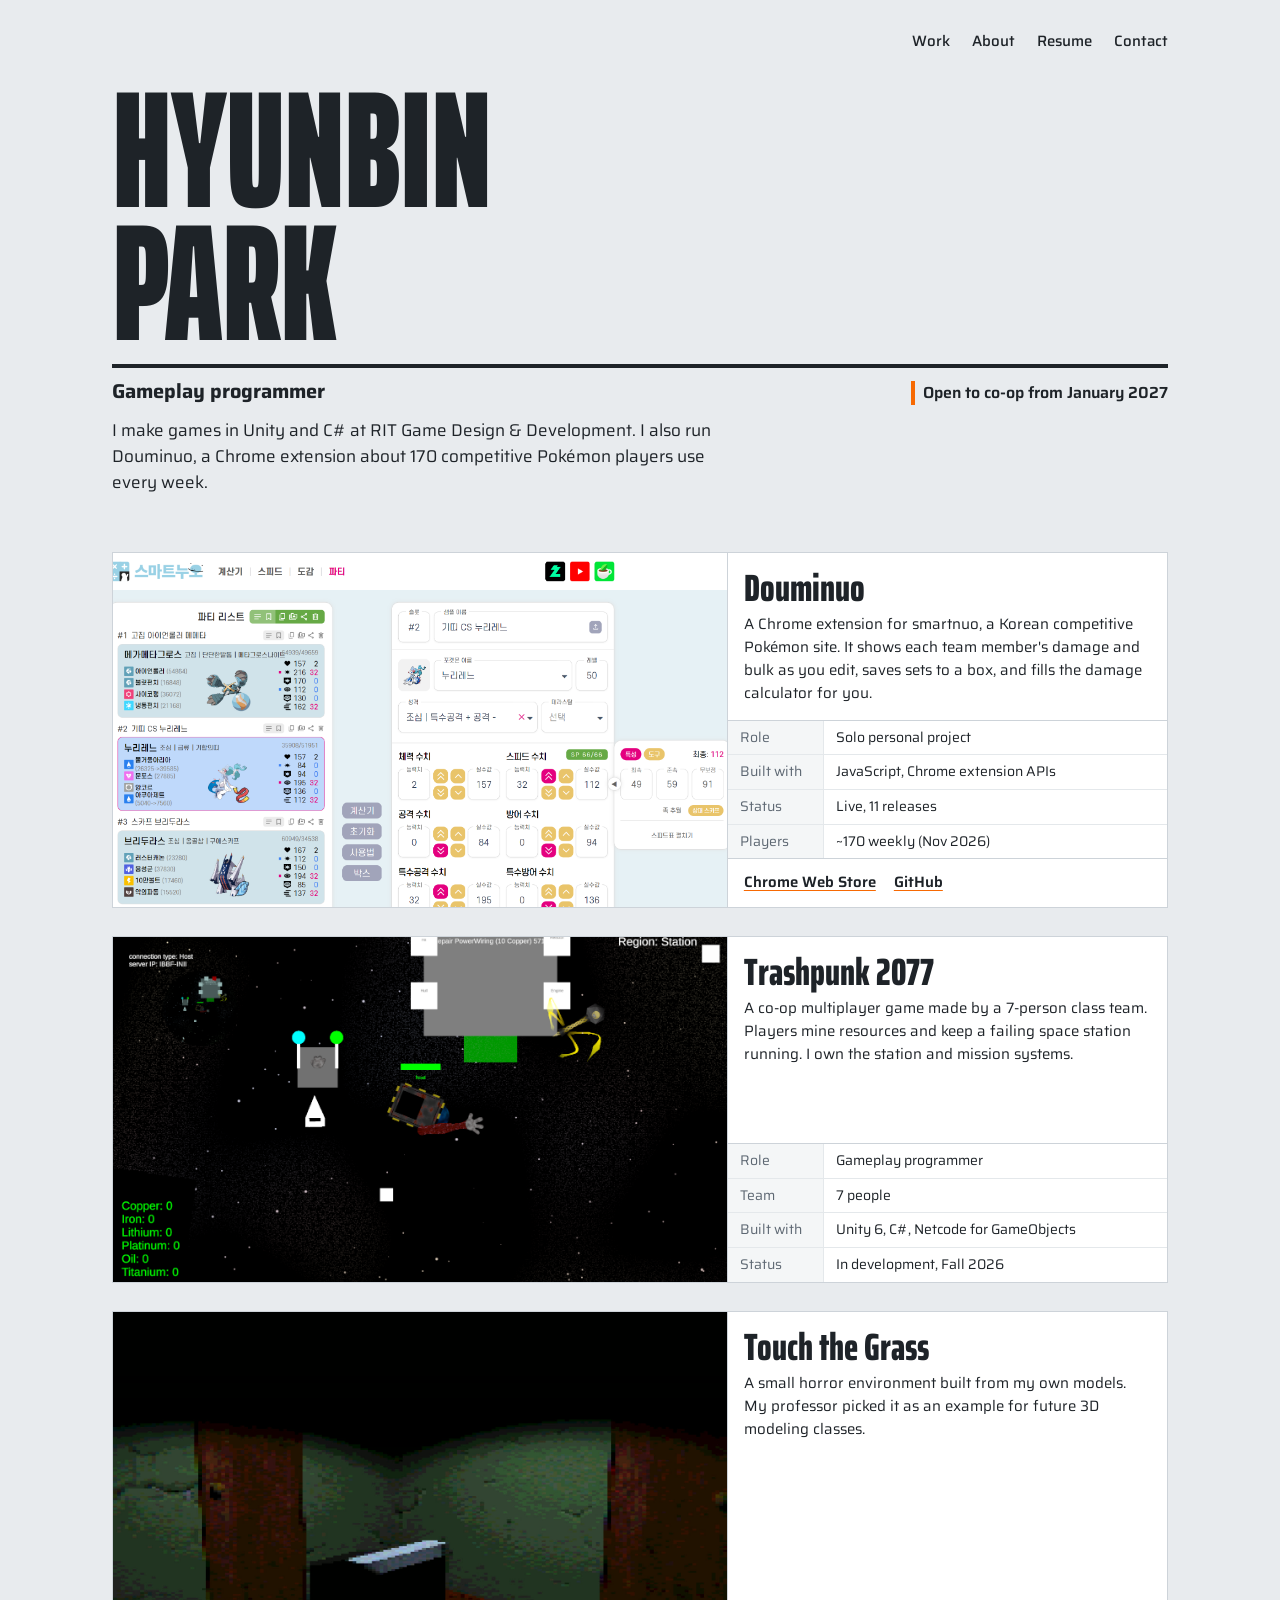
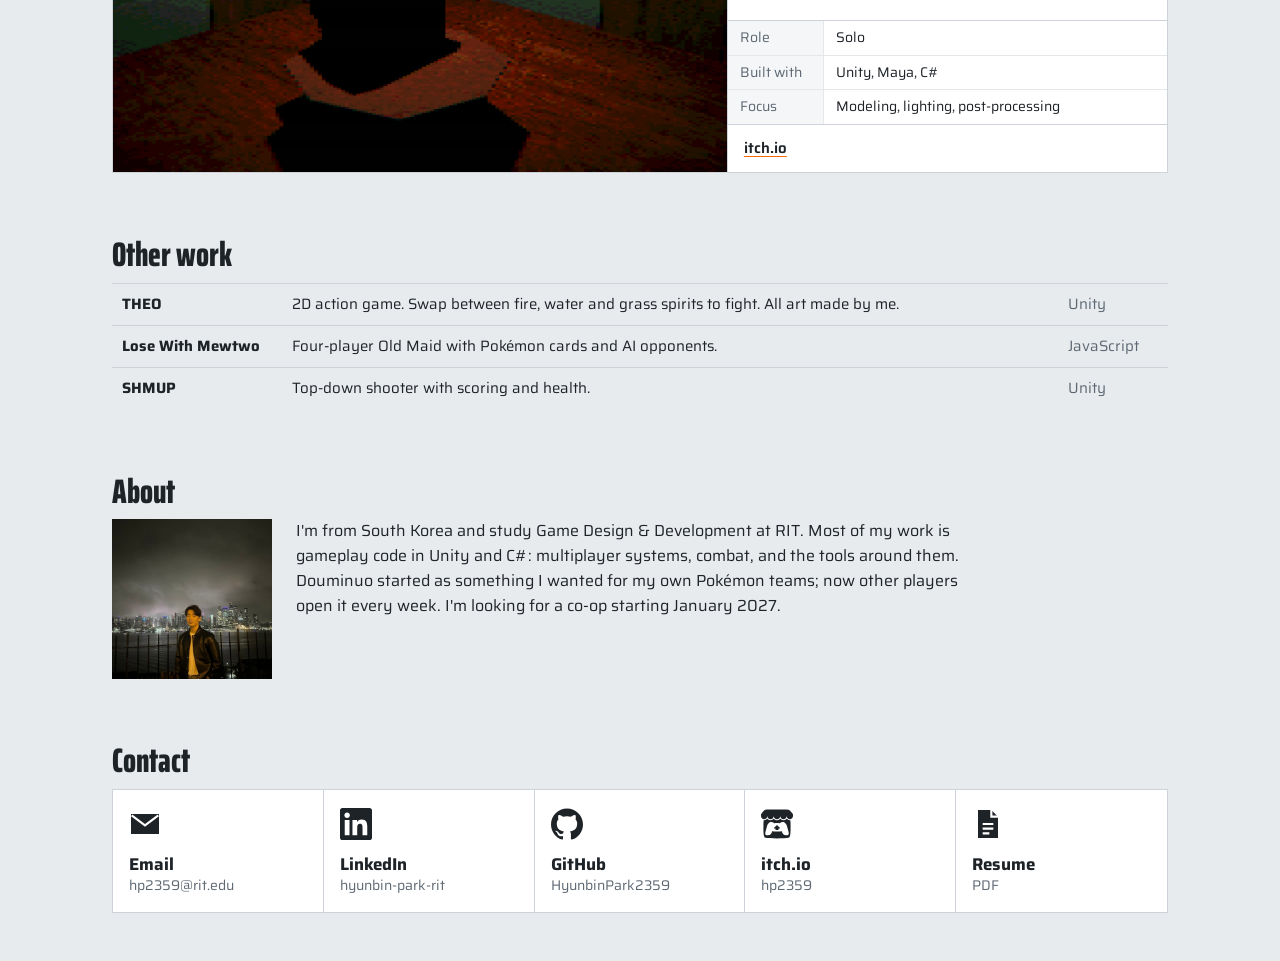
<file: index.html>
<!doctype html>
<html lang="en">
<head>
<meta charset="utf-8">
<meta name="viewport" content="width=device-width, initial-scale=1">
<meta name="robots" content="noindex">
<title>Hyunbin Park, gameplay programmer</title>
<meta name="description" content="Hyunbin Park, gameplay programmer at RIT. Unity, C#, and Douminuo, a Chrome extension used weekly by competitive Pokémon players. Open to co-op from January 2027.">
<link rel="preconnect" href="https://fonts.googleapis.com">
<link rel="preconnect" href="https://fonts.gstatic.com" crossorigin>
<link href="https://fonts.googleapis.com/css2?family=Saira:wdth,wght@50..125,300..900&display=swap" rel="stylesheet">
<link rel="stylesheet" href="styles.css">
</head>
<body>
<div class="page">
  <nav class="nav" aria-label="Main"><a href="#work">Work</a><a href="#about">About</a><a href="assets/resume.pdf" target="_blank" rel="noopener">Resume</a><a href="#contact">Contact</a></nav>

  <header class="hero">
    <h1 class="name">Hyunbin<br> Park</h1>
    <div class="hero-row"><span class="role">Gameplay programmer</span><span class="avail">Open to co-op from January 2027</span></div>
    <p class="lede">I make games in Unity and C# at RIT Game Design &amp; Development. I also run Douminuo, a Chrome extension about 170 competitive Pokémon players use every week.</p>
  </header>

  <main>
  <section class="work" id="work" aria-label="Featured work">
    <article class="proj">
      <div class="media"><img src="assets/douminuo-overview.png" alt="Douminuo showing damage and bulk numbers on smartnuo's team page" width="2093" height="1152"></div>
      <div class="side">
        <h2><a href="douminuo.html">Douminuo</a></h2>
        <p class="blurb">A Chrome extension for smartnuo, a Korean competitive Pokémon site. It shows each team member's damage and bulk as you edit, saves sets to a box, and fills the damage calculator for you.</p>
        <dl class="insp">
          <dt>Role</dt><dd>Solo personal project</dd>
          <dt>Built with</dt><dd>JavaScript, Chrome extension APIs</dd>
          <dt>Status</dt><dd>Live, 11 releases</dd>
          <dt>Players</dt><dd>~170 weekly (Nov 2026)</dd>
        </dl>
        <div class="more"><a href="https://chromewebstore.google.com/detail/bmgohocnliecjcefhnaakbdcfjcdmoan" target="_blank" rel="noopener">Chrome Web Store</a><a href="https://github.com/douminuo/douminuo/blob/main/README.en.md" target="_blank" rel="noopener">GitHub</a></div>
      </div>
    </article>

    <article class="proj">
      <div class="media"><img src="assets/trashpunk.png" alt="Trashpunk 2077 prototype: the host player at the space station, with a PowerWiring repair mission and resource counters" width="1456" height="819"></div>
      <div class="side">
        <h2><a href="trashpunk-2077.html">Trashpunk 2077</a></h2>
        <p class="blurb">A co-op multiplayer game made by a 7-person class team. Players mine resources and keep a failing space station running. I own the station and mission systems.</p>
        <dl class="insp">
          <dt>Role</dt><dd>Gameplay programmer</dd>
          <dt>Team</dt><dd>7 people</dd>
          <dt>Built with</dt><dd>Unity 6, C#, Netcode for GameObjects</dd>
          <dt>Status</dt><dd>In development, Fall 2026</dd>
        </dl>
      </div>
    </article>

    <article class="proj">
      <div class="media"><img src="assets/touch-the-grass.jpg" alt="Touch the Grass: a dark room with green walls and two wooden doors" width="1600" height="1200" loading="lazy"></div>
      <div class="side">
        <h2><a href="touch-the-grass.html">Touch the Grass</a></h2>
        <p class="blurb">A small horror environment built from my own models. My professor picked it as an example for future 3D modeling classes.</p>
        <dl class="insp">
          <dt>Role</dt><dd>Solo</dd>
          <dt>Built with</dt><dd>Unity, Maya, C#</dd>
          <dt>Focus</dt><dd>Modeling, lighting, post-processing</dd>
        </dl>
        <div class="more"><a href="https://hp2359.itch.io/touch-the-grass" target="_blank" rel="noopener">itch.io</a></div>
      </div>
    </article>
  </section>

  <h2 class="sec-h">Other work</h2>
  <table class="other">
    <tr><th scope="row"><a href="https://hp2359.itch.io/theo" target="_blank" rel="noopener">THEO</a></th><td>2D action game. Swap between fire, water and grass spirits to fight. All art made by me.</td><td class="eng">Unity</td></tr>
    <tr><th scope="row"><a href="https://people.rit.edu/hp2359/235/project3/" target="_blank" rel="noopener">Lose With Mewtwo</a></th><td>Four-player Old Maid with Pokémon cards and AI opponents.</td><td class="eng">JavaScript</td></tr>
    <tr><th scope="row"><a href="https://hp2359.itch.io/shmup-final" target="_blank" rel="noopener">SHMUP</a></th><td>Top-down shooter with scoring and health.</td><td class="eng">Unity</td></tr>
  </table>

  <h2 class="sec-h" id="about">About</h2>
  <div class="about">
    <img src="assets/me.jpg" alt="Hyunbin Park" width="480" height="640" loading="lazy">
    <p>I'm from South Korea and study Game Design &amp; Development at RIT. Most of my work is gameplay code in Unity and C#: multiplayer systems, combat, and the tools around them. Douminuo started as something I wanted for my own Pokémon teams; now other players open it every week. I'm looking for a co-op starting January 2027.</p>
  </div>

  <h2 class="sec-h" id="contact">Contact</h2>
  <div class="contact">
    <a href="mailto:hp2359@rit.edu"><svg viewBox="0 0 24 24" aria-hidden="true"><path d="M1.5 4.5h21v15h-21z"/><path class="cut" d="m2 5.5 10 7.5 10-7.5"/></svg><span>Email<small>hp2359@rit.edu</small></span></a>
    <a href="https://linkedin.com/in/hyunbin-park-rit/" target="_blank" rel="noopener"><svg viewBox="0 0 24 24" aria-hidden="true"><path d="M20.447 20.452h-3.554v-5.569c0-1.328-.027-3.037-1.852-3.037-1.853 0-2.136 1.445-2.136 2.939v5.667H9.351V9h3.414v1.561h.046c.477-.9 1.637-1.85 3.37-1.85 3.601 0 4.267 2.37 4.267 5.455v6.286zM5.337 7.433c-1.144 0-2.063-.926-2.063-2.065 0-1.138.92-2.063 2.063-2.063 1.14 0 2.064.925 2.064 2.063 0 1.139-.925 2.065-2.064 2.065zm1.782 13.019H3.555V9h3.564v11.452zM22.225 0H1.771C.792 0 0 .774 0 1.729v20.542C0 23.227.792 24 1.771 24h20.451C23.2 24 24 23.227 24 22.271V1.729C24 .774 23.2 0 22.222 0h.003z"/></svg><span>LinkedIn<small>hyunbin-park-rit</small></span></a>
    <a href="https://github.com/HyunbinPark2359" target="_blank" rel="noopener"><svg viewBox="0 0 24 24" aria-hidden="true"><path d="M12 .297c-6.63 0-12 5.373-12 12 0 5.303 3.438 9.8 8.205 11.385.6.113.82-.258.82-.577 0-.285-.01-1.04-.015-2.04-3.338.724-4.042-1.61-4.042-1.61C4.422 18.07 3.633 17.7 3.633 17.7c-1.087-.744.084-.729.084-.729 1.205.084 1.838 1.236 1.838 1.236 1.07 1.835 2.809 1.305 3.495.998.108-.776.417-1.305.76-1.605-2.665-.3-5.466-1.332-5.466-5.93 0-1.31.465-2.38 1.235-3.22-.135-.303-.54-1.523.105-3.176 0 0 1.005-.322 3.3 1.23.96-.267 1.98-.399 3-.405 1.02.006 2.04.138 3 .405 2.28-1.552 3.285-1.23 3.285-1.23.645 1.653.24 2.873.12 3.176.765.84 1.23 1.91 1.23 3.22 0 4.61-2.805 5.625-5.475 5.92.42.36.81 1.096.81 2.22 0 1.606-.015 2.896-.015 3.286 0 .315.21.69.825.57C20.565 22.092 24 17.592 24 12.297c0-6.627-5.373-12-12-12"/></svg><span>GitHub<small>HyunbinPark2359</small></span></a>
    <a href="https://hp2359.itch.io" target="_blank" rel="noopener"><svg viewBox="0 0 24 24" aria-hidden="true"><path d="M3.13 1.338C2.08 1.96.02 4.328 0 4.95v1.03c0 1.303 1.22 2.45 2.325 2.45 1.33 0 2.436-1.102 2.436-2.41 0 1.308 1.07 2.41 2.4 2.41 1.328 0 2.362-1.102 2.362-2.41 0 1.308 1.137 2.41 2.466 2.41h.024c1.33 0 2.466-1.102 2.466-2.41 0 1.308 1.034 2.41 2.363 2.41 1.33 0 2.4-1.102 2.4-2.41 0 1.308 1.106 2.41 2.435 2.41C22.78 8.43 24 7.282 24 5.98V4.95c-.02-.62-2.082-2.99-3.13-3.612-3.253-.114-5.508-.134-8.87-.133-3.362 0-7.945.053-8.87.133zm6.376 6.477a2.74 2.74 0 0 1-.468.602c-.5.49-1.19.795-1.947.795a2.786 2.786 0 0 1-1.95-.795c-.182-.178-.32-.37-.446-.59-.127.222-.303.412-.486.59a2.788 2.788 0 0 1-1.95.795c-.092 0-.187-.025-.264-.052-.107 1.113-.152 2.176-.168 2.95v.005l-.006 1.167c.02 2.334-.23 7.564 1.03 8.85 1.952.454 5.545.662 9.15.663 3.605 0 7.198-.21 9.15-.664 1.26-1.284 1.01-6.514 1.03-8.848l-.006-1.167v-.004c-.016-.775-.06-1.838-.168-2.95-.077.026-.172.052-.263.052a2.788 2.788 0 0 1-1.95-.795c-.184-.178-.36-.368-.486-.59-.127.22-.265.412-.447.59a2.786 2.786 0 0 1-1.95.794c-.76 0-1.446-.303-1.948-.793a2.74 2.74 0 0 1-.468-.602 2.738 2.738 0 0 1-.463.602 2.787 2.787 0 0 1-1.95.794h-.16a2.787 2.787 0 0 1-1.95-.793 2.738 2.738 0 0 1-.464-.602zm-2.004 2.59v.002c.795.002 1.5 0 2.373.953.687-.072 1.406-.108 2.125-.107.72 0 1.438.035 2.125.107.873-.953 1.578-.95 2.372-.953.376 0 1.876 0 2.92 2.934l1.123 4.028c.832 2.995-.266 3.068-1.636 3.07-2.03-.075-3.156-1.55-3.156-3.025-1.124.184-2.436.276-3.748.277-1.312 0-2.624-.093-3.748-.277 0 1.475-1.125 2.95-3.156 3.026-1.37-.004-2.468-.077-1.636-3.072l1.122-4.027c1.045-2.934 2.545-2.934 2.92-2.934zM12 12.714c-.002.002-2.14 1.964-2.523 2.662l1.4-.056v1.22c0 .056.56.033 1.123.007.562.026 1.124.05 1.124-.008v-1.22l1.4.055C14.138 14.677 12 12.713 12 12.713z"/></svg><span>itch.io<small>hp2359</small></span></a>
    <a href="assets/resume.pdf" target="_blank" rel="noopener"><svg viewBox="0 0 24 24" aria-hidden="true"><path d="M4.5 1.5h10L19.5 6.5v16h-15z"/><path class="cut" d="M14.5 1.5v5h5M8 12h8M8 15.5h8M8 19h5"/></svg><span>Resume<small>PDF</small></span></a>
  </div>
  </main>
</div>
</body>
</html>
</file>
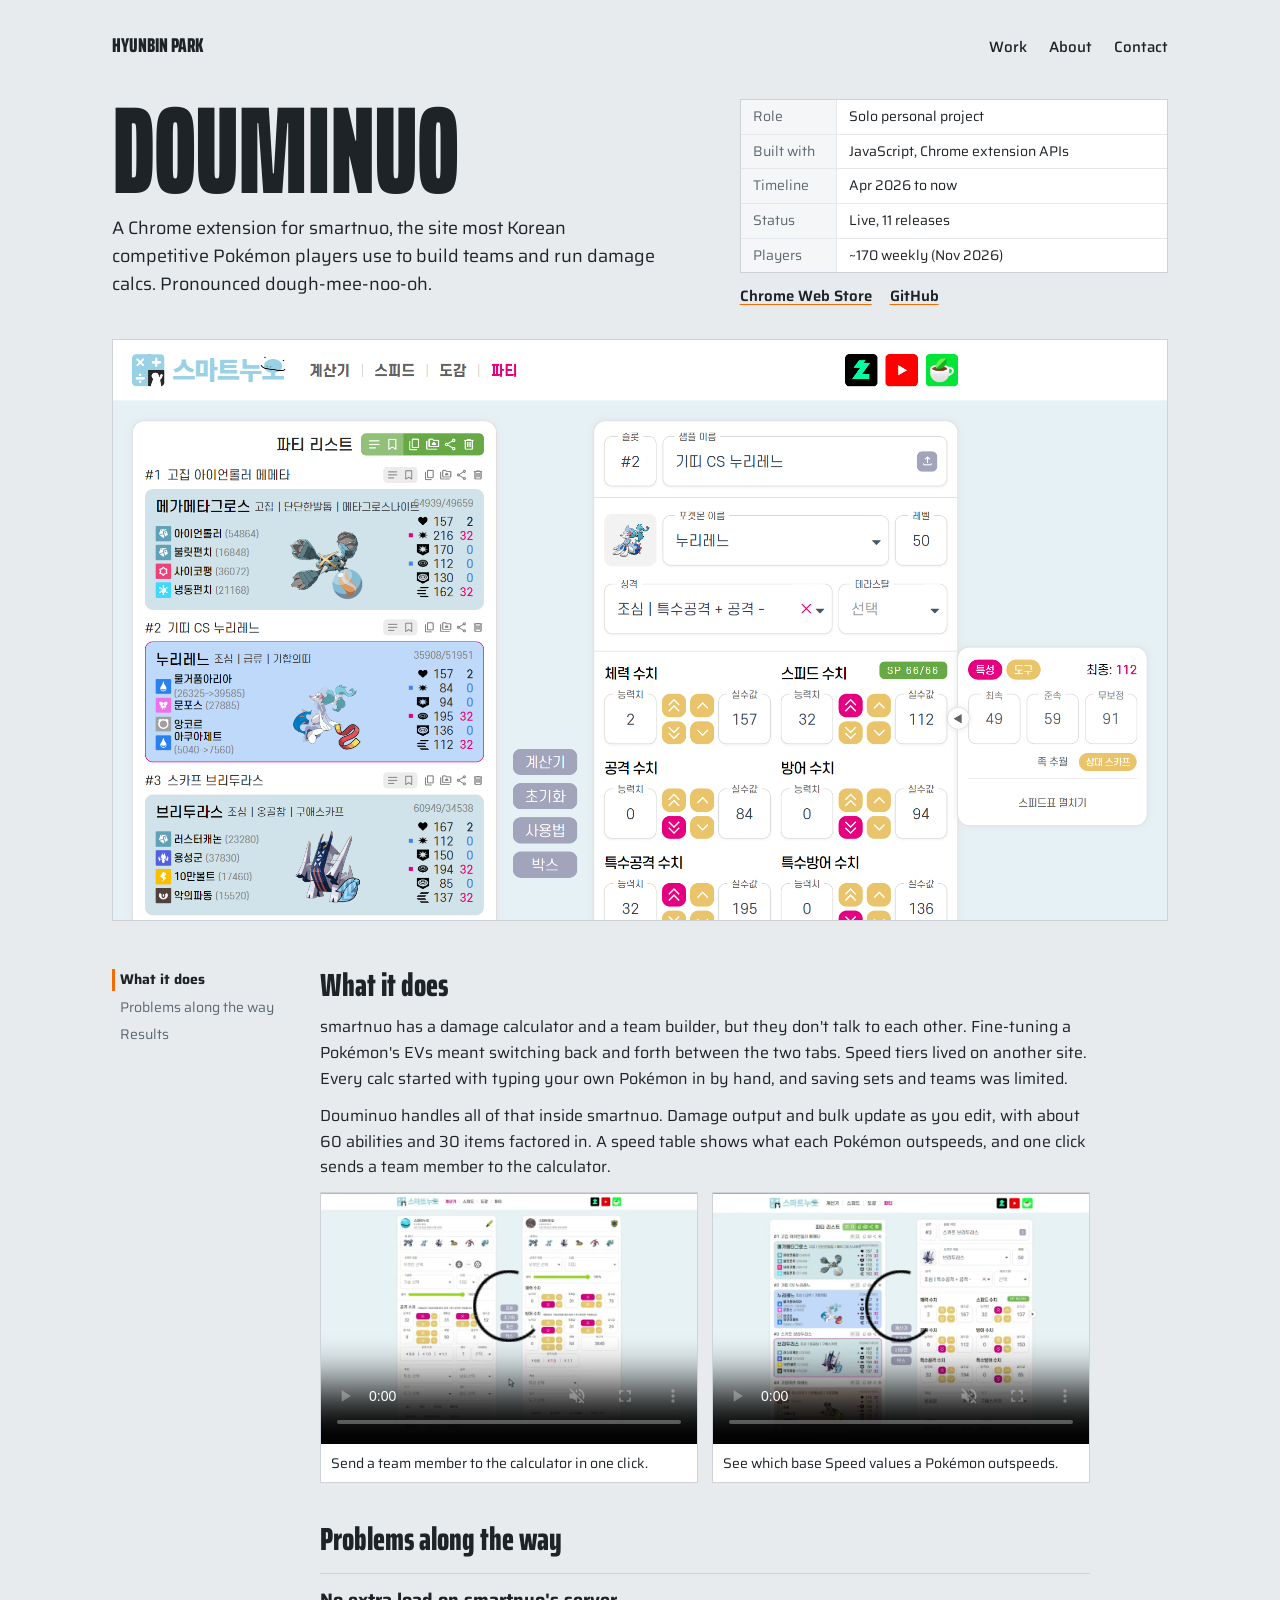
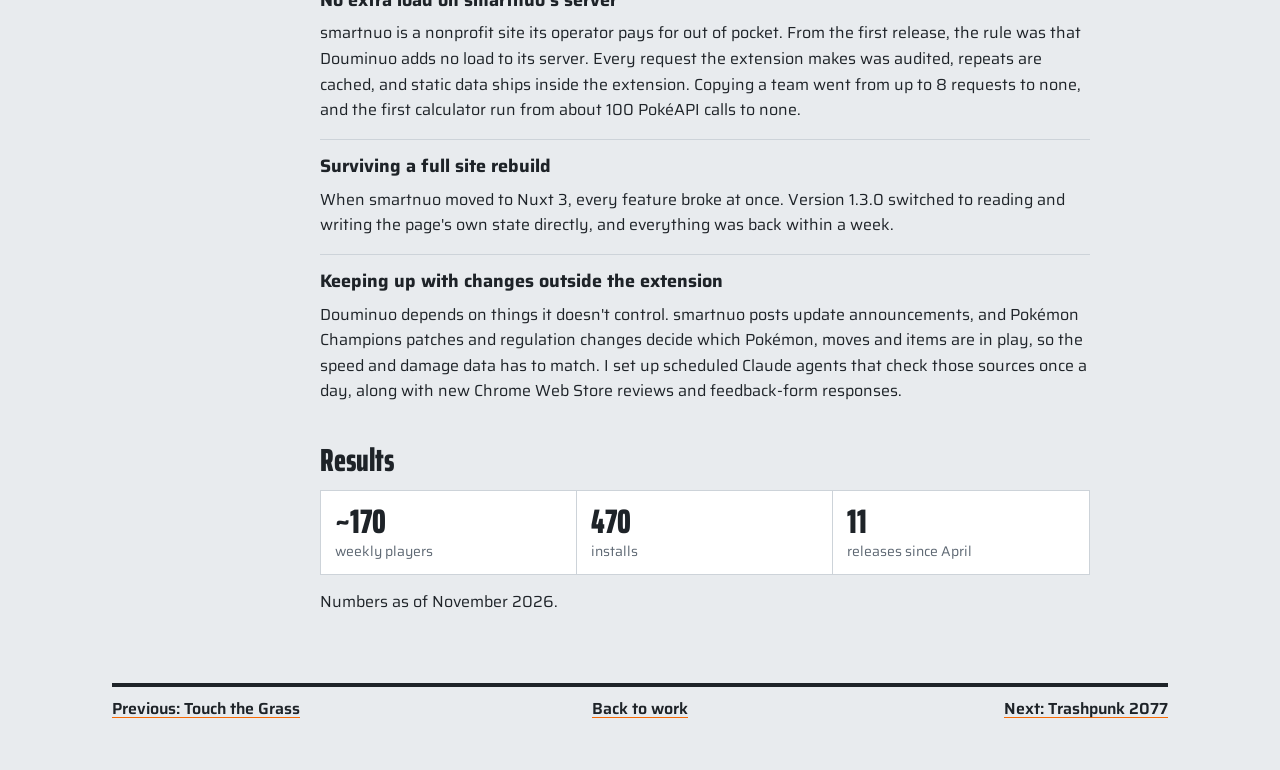
<file: douminuo.html>
<!doctype html>
<html lang="en">
<head>
<meta charset="utf-8">
<meta name="viewport" content="width=device-width, initial-scale=1">
<meta name="robots" content="noindex">
<title>Douminuo, Hyunbin Park</title>
<meta name="description" content="Douminuo, a Chrome extension for smartnuo used weekly by about 170 competitive Pokémon players.">
<link rel="preconnect" href="https://fonts.googleapis.com">
<link rel="preconnect" href="https://fonts.gstatic.com" crossorigin>
<link href="https://fonts.googleapis.com/css2?family=Saira:wdth,wght@50..125,300..900&display=swap" rel="stylesheet">
<link rel="stylesheet" href="styles.css">
</head>
<body>
<div class="page">
  <nav class="topbar" aria-label="Main"><a class="home" href="index.html">Hyunbin Park</a><span><a href="index.html#work">Work</a><a href="index.html#about">About</a><a href="index.html#contact">Contact</a></span></nav>

  <header class="cs-head">
    <div>
      <h1 class="cs-title">Douminuo</h1>
      <p class="sum">A Chrome extension for smartnuo, the site most Korean competitive Pokémon players use to build teams and run damage calcs. Pronounced dough-mee-noo-oh.</p>
    </div>
    <div>
      <dl class="insp">
        <dt>Role</dt><dd>Solo personal project</dd>
        <dt>Built with</dt><dd>JavaScript, Chrome extension APIs</dd>
        <dt>Timeline</dt><dd>Apr 2026 to now</dd>
        <dt>Status</dt><dd>Live, 11 releases</dd>
        <dt>Players</dt><dd>~170 weekly (Nov 2026)</dd>
      </dl>
      <div class="links"><a href="https://chromewebstore.google.com/detail/bmgohocnliecjcefhnaakbdcfjcdmoan" target="_blank" rel="noopener">Chrome Web Store</a><a href="https://github.com/douminuo/douminuo/blob/main/README.en.md" target="_blank" rel="noopener">GitHub</a></div>
    </div>
  </header>

  <div class="heroimg"><img src="assets/douminuo-overview.png" alt="Douminuo showing damage and bulk numbers on smartnuo's team page" width="2093" height="1152"></div>

  <main class="cs-body">
    <nav class="toc" aria-label="On this page">
      <a href="#what">What it does</a><a href="#problems">Problems along the way</a><a href="#results">Results</a>
    </nav>
    <div class="col">
      <h2 id="what">What it does</h2>
      <p>smartnuo has a damage calculator and a team builder, but they don't talk to each other. Fine-tuning a Pokémon's EVs meant switching back and forth between the two tabs. Speed tiers lived on another site. Every calc started with typing your own Pokémon in by hand, and saving sets and teams was limited.</p>
      <p>Douminuo handles all of that inside smartnuo. Damage output and bulk update as you edit, with about 60 abilities and 30 items factored in. A speed table shows what each Pokémon outspeeds, and one click sends a team member to the calculator.</p>
      <div class="feat">
        <figure><video src="assets/douminuo-calc.mp4" width="960" height="640" poster="assets/douminuo-calc.jpg" muted loop playsinline preload="none" data-autoplay aria-label="A team member is sent to the calculator in one click"></video><figcaption>Send a team member to the calculator in one click.</figcaption></figure>
        <figure><video src="assets/douminuo-speed.mp4" width="960" height="640" poster="assets/douminuo-speed.jpg" muted loop playsinline preload="none" data-autoplay aria-label="The speed table lists which base Speed values a Pokémon outspeeds"></video><figcaption>See which base Speed values a Pokémon outspeeds.</figcaption></figure>
      </div>

      <h2 id="problems">Problems along the way</h2>
      <div class="prob">
        <h3>No extra load on smartnuo's server</h3>
        <p>smartnuo is a nonprofit site its operator pays for out of pocket. From the first release, the rule was that Douminuo adds no load to its server. Every request the extension makes was audited, repeats are cached, and static data ships inside the extension. Copying a team went from up to 8 requests to none, and the first calculator run from about 100 PokéAPI calls to none.</p>
      </div>
      <div class="prob">
        <h3>Surviving a full site rebuild</h3>
        <p>When smartnuo moved to Nuxt 3, every feature broke at once. Version 1.3.0 switched to reading and writing the page's own state directly, and everything was back within a week.</p>
      </div>
      <div class="prob">
        <h3>Keeping up with changes outside the extension</h3>
        <p>Douminuo depends on things it doesn't control. smartnuo posts update announcements, and Pokémon Champions patches and regulation changes decide which Pokémon, moves and items are in play, so the speed and damage data has to match. I set up scheduled Claude agents that check those sources once a day, along with new Chrome Web Store reviews and feedback-form responses.</p>
      </div>

      <h2 id="results">Results</h2>
      <div class="nums">
        <div><b>~170</b>weekly players</div>
        <div><b>470</b>installs</div>
        <div><b>11</b>releases since April</div>
      </div>
      <p>Numbers as of November 2026.</p>
    </div>
  </main>

  <nav class="pager" aria-label="Projects"><a href="touch-the-grass.html">Previous: Touch the Grass</a><a href="index.html#work">Back to work</a><a href="trashpunk-2077.html">Next: Trashpunk 2077</a></nav>
</div>
<script>
  // Loops play only while on screen, never under reduced motion; controls let anyone pause them.
  const calm = matchMedia('(prefers-reduced-motion: reduce)').matches;
  const vids = document.querySelectorAll('video[data-autoplay]');
  vids.forEach(v => v.controls = true);
  if (!calm) {
    const vio = new IntersectionObserver(es => es.forEach(e => {
      const v = e.target; v.inView = e.isIntersecting;
      if (!v.inView) v.pause(); else if (!v.held) v.play();
    }));
    vids.forEach(v => {
      // A loop the visitor paused stays paused when scrolled back into view.
      v.addEventListener('pause', () => { if (v.inView) v.held = true; });
      v.addEventListener('play', () => { v.held = false; });
      vio.observe(v);
    });
  }
  // Mark the TOC entry for the last section whose heading has passed 40% down the screen.
  // At the bottom of the page the last section wins, since short ones never reach that line.
  const heads = [...document.querySelectorAll('.col h2[id]')];
  const tocLinks = document.querySelectorAll('.toc a');
  function markToc() {
    const atEnd = scrollY + innerHeight >= document.documentElement.scrollHeight - 2;
    const cur = atEnd ? heads.at(-1) : heads.filter(h => h.getBoundingClientRect().top < innerHeight * 0.4).at(-1) ?? heads[0];
    tocLinks.forEach(a => a.hash === '#' + cur.id ? a.setAttribute('aria-current', 'location') : a.removeAttribute('aria-current'));
  }
  addEventListener('scroll', markToc, { passive: true });
  markToc();
</script>
</body>
</html>
</file>
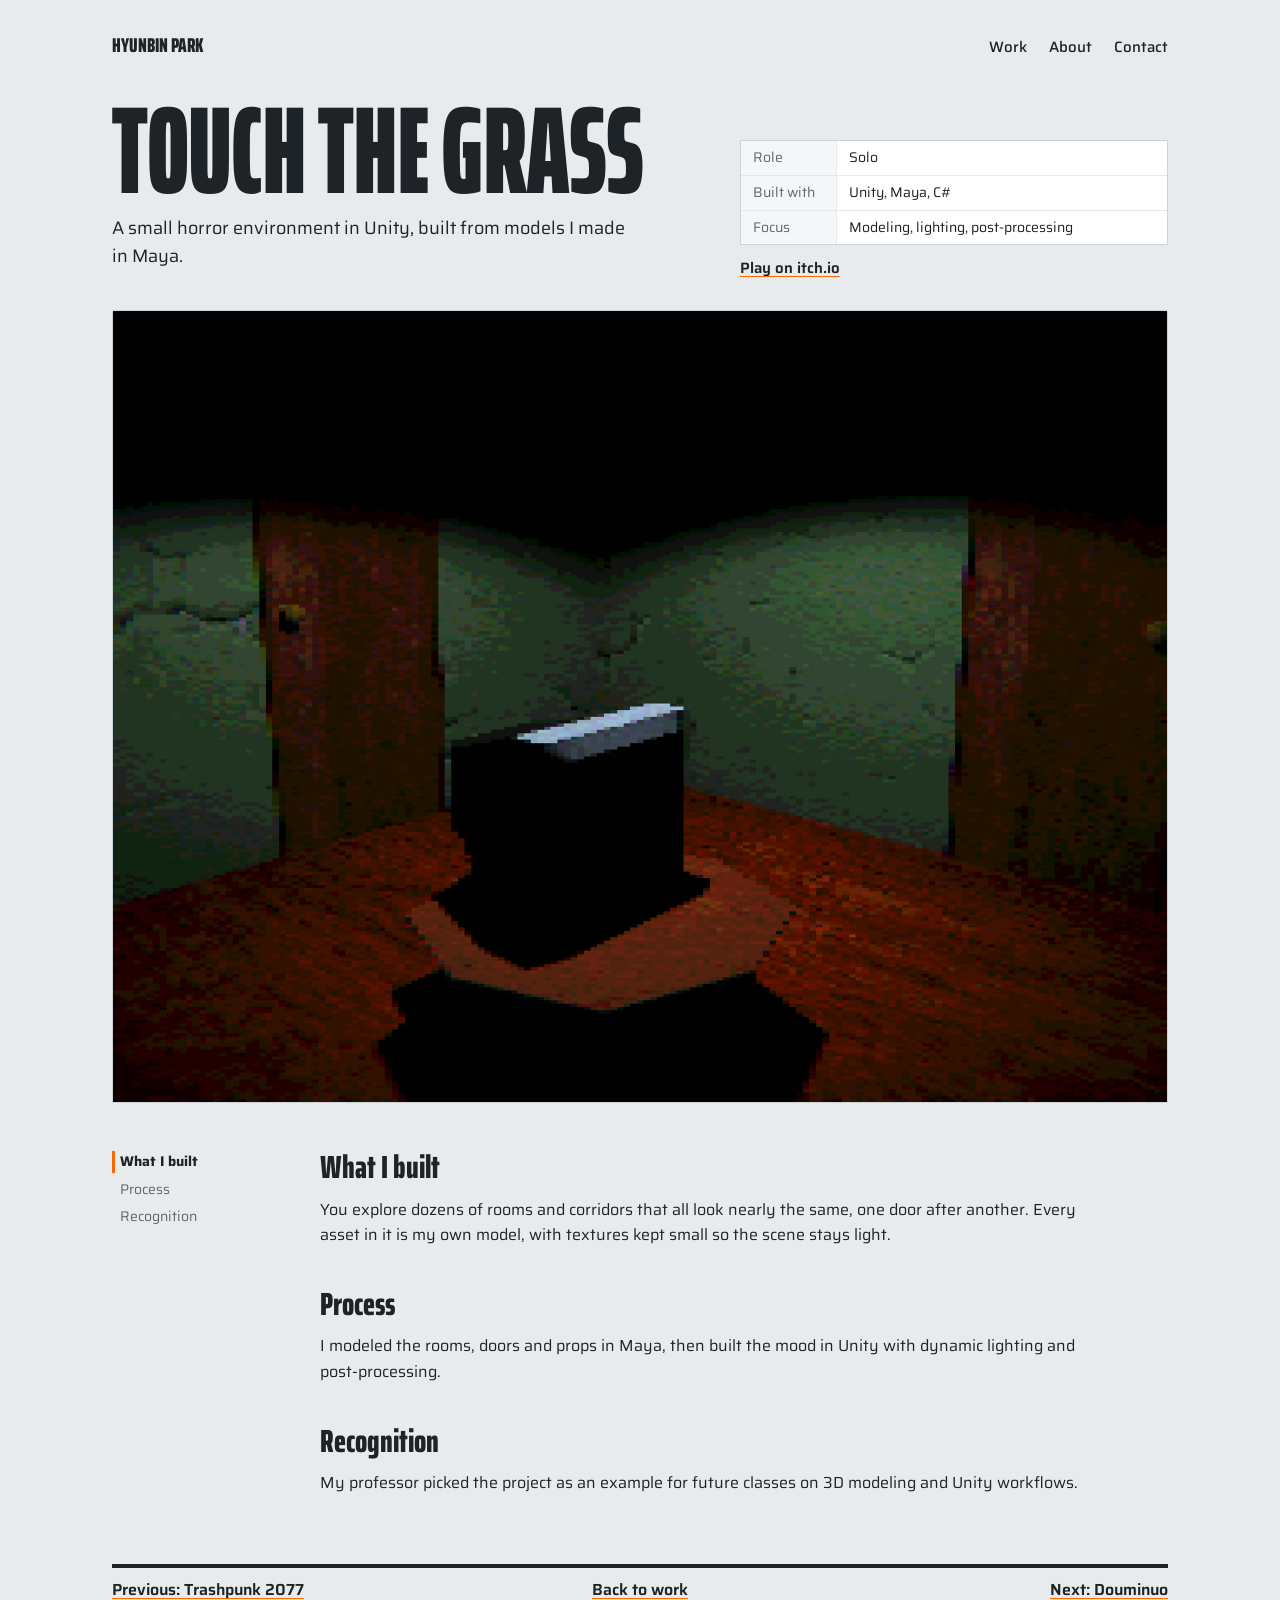
<file: touch-the-grass.html>
<!doctype html>
<html lang="en">
<head>
<meta charset="utf-8">
<meta name="viewport" content="width=device-width, initial-scale=1">
<meta name="robots" content="noindex">
<title>Touch the Grass, Hyunbin Park</title>
<meta name="description" content="Touch the Grass, a small horror environment in Unity built from Hyunbin Park's own Maya models.">
<link rel="preconnect" href="https://fonts.googleapis.com">
<link rel="preconnect" href="https://fonts.gstatic.com" crossorigin>
<link href="https://fonts.googleapis.com/css2?family=Saira:wdth,wght@50..125,300..900&display=swap" rel="stylesheet">
<link rel="stylesheet" href="styles.css">
</head>
<body>
<div class="page">
  <nav class="topbar" aria-label="Main"><a class="home" href="index.html">Hyunbin Park</a><span><a href="index.html#work">Work</a><a href="index.html#about">About</a><a href="index.html#contact">Contact</a></span></nav>

  <header class="cs-head">
    <div>
      <h1 class="cs-title">Touch the Grass</h1>
      <p class="sum">A small horror environment in Unity, built from models I made in Maya.</p>
    </div>
    <div>
      <dl class="insp">
        <dt>Role</dt><dd>Solo</dd>
        <dt>Built with</dt><dd>Unity, Maya, C#</dd>
        <dt>Focus</dt><dd>Modeling, lighting, post-processing</dd>
      </dl>
      <div class="links"><a href="https://hp2359.itch.io/touch-the-grass" target="_blank" rel="noopener">Play on itch.io</a></div>
    </div>
  </header>

  <div class="heroimg"><img src="assets/touch-the-grass.jpg" alt="A dark room with green plaster walls and two wooden doors, one object in the middle lit from above" width="1600" height="1200"></div>

  <main class="cs-body">
    <nav class="toc" aria-label="On this page">
      <a href="#built">What I built</a><a href="#process">Process</a><a href="#recognition">Recognition</a>
    </nav>
    <div class="col">
      <h2 id="built">What I built</h2>
      <p>You explore dozens of rooms and corridors that all look nearly the same, one door after another. Every asset in it is my own model, with textures kept small so the scene stays light.</p>

      <h2 id="process">Process</h2>
      <p>I modeled the rooms, doors and props in Maya, then built the mood in Unity with dynamic lighting and post-processing.</p>

      <h2 id="recognition">Recognition</h2>
      <p>My professor picked the project as an example for future classes on 3D modeling and Unity workflows.</p>
    </div>
  </main>

  <nav class="pager" aria-label="Projects"><a href="trashpunk-2077.html">Previous: Trashpunk 2077</a><a href="index.html#work">Back to work</a><a href="douminuo.html">Next: Douminuo</a></nav>
</div>
<script>
  // Loops play only while on screen, never under reduced motion; controls let anyone pause them.
  const calm = matchMedia('(prefers-reduced-motion: reduce)').matches;
  const vids = document.querySelectorAll('video[data-autoplay]');
  vids.forEach(v => v.controls = true);
  if (!calm) {
    const vio = new IntersectionObserver(es => es.forEach(e => {
      const v = e.target; v.inView = e.isIntersecting;
      if (!v.inView) v.pause(); else if (!v.held) v.play();
    }));
    vids.forEach(v => {
      // A loop the visitor paused stays paused when scrolled back into view.
      v.addEventListener('pause', () => { if (v.inView) v.held = true; });
      v.addEventListener('play', () => { v.held = false; });
      vio.observe(v);
    });
  }
  // Mark the TOC entry for the last section whose heading has passed 40% down the screen.
  // At the bottom of the page the last section wins, since short ones never reach that line.
  const heads = [...document.querySelectorAll('.col h2[id]')];
  const tocLinks = document.querySelectorAll('.toc a');
  function markToc() {
    const atEnd = scrollY + innerHeight >= document.documentElement.scrollHeight - 2;
    const cur = atEnd ? heads.at(-1) : heads.filter(h => h.getBoundingClientRect().top < innerHeight * 0.4).at(-1) ?? heads[0];
    tocLinks.forEach(a => a.hash === '#' + cur.id ? a.setAttribute('aria-current', 'location') : a.removeAttribute('aria-current'));
  }
  addEventListener('scroll', markToc, { passive: true });
  markToc();
</script>
</body>
</html>
</file>
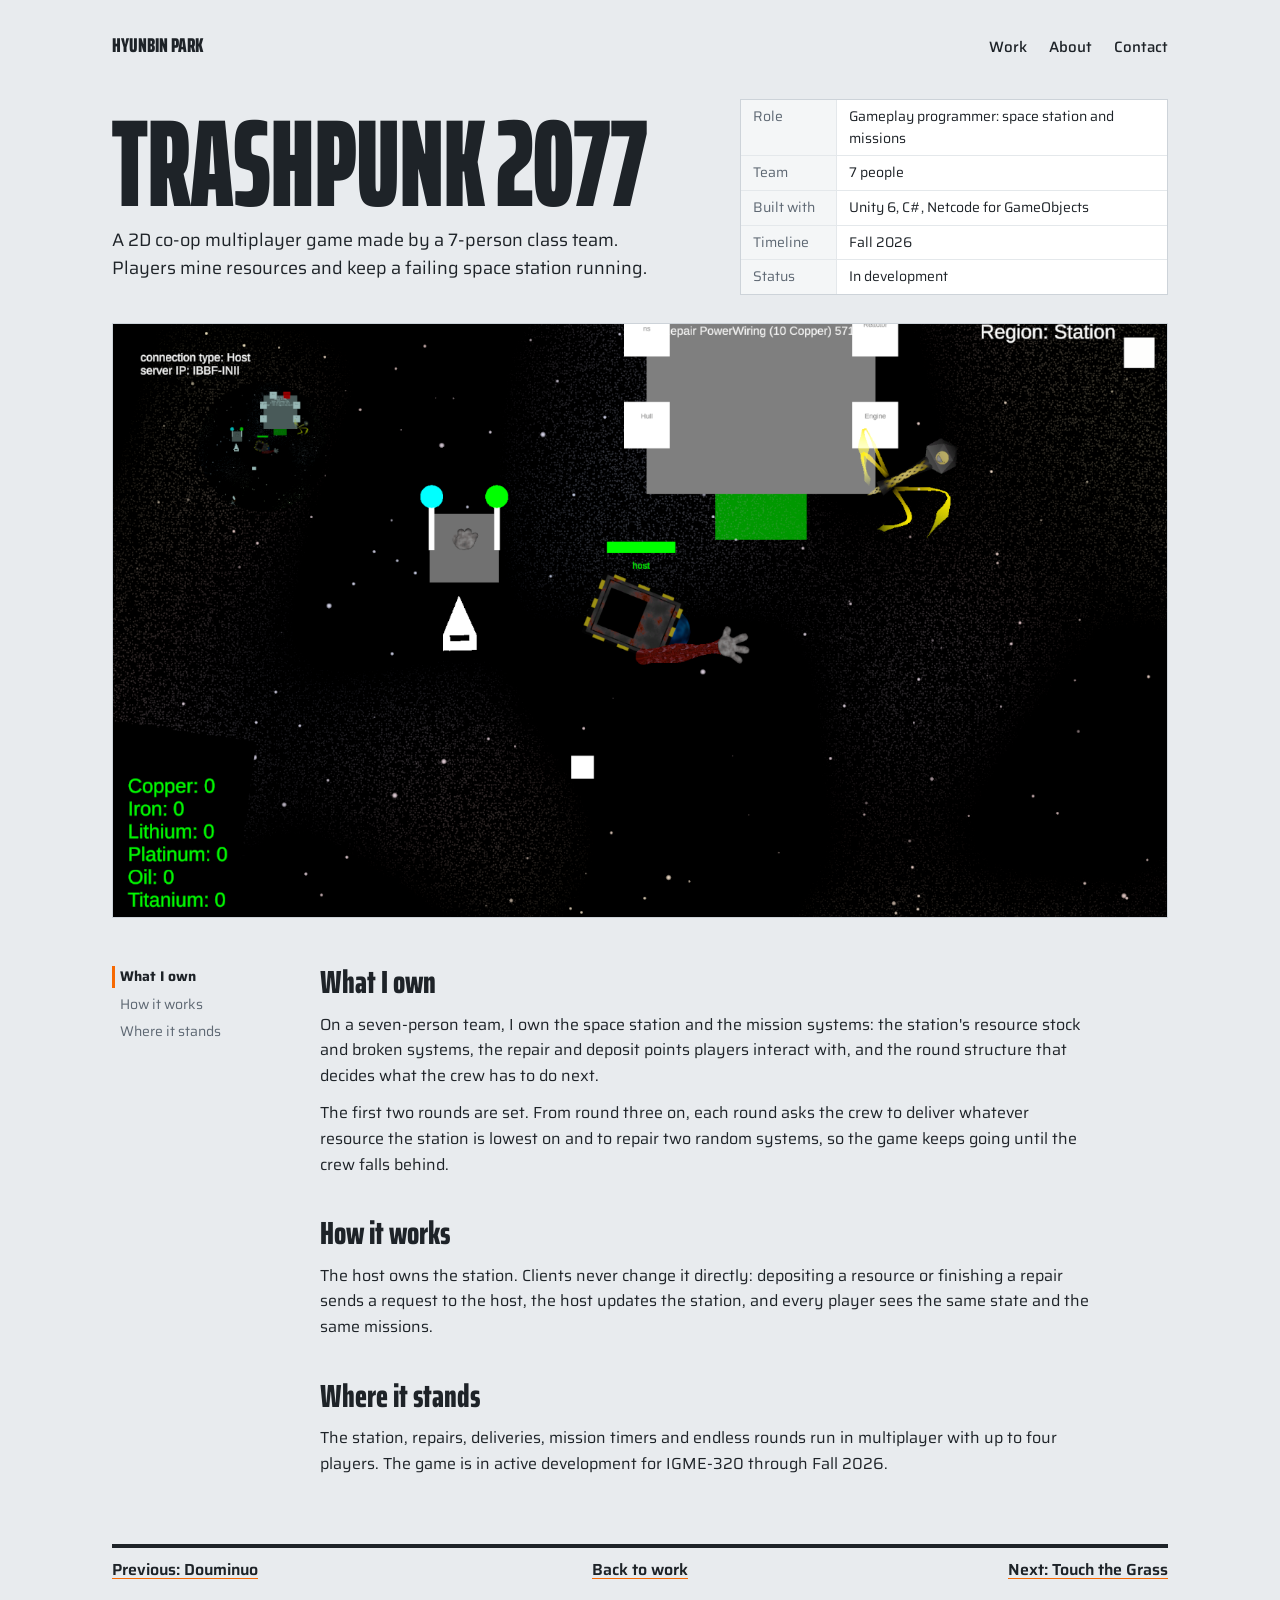
<file: trashpunk-2077.html>
<!doctype html>
<html lang="en">
<head>
<meta charset="utf-8">
<meta name="viewport" content="width=device-width, initial-scale=1">
<meta name="robots" content="noindex">
<title>Trashpunk 2077, Hyunbin Park</title>
<meta name="description" content="Trashpunk 2077, a co-op multiplayer game in Unity 6. Hyunbin Park owns the space station and mission systems.">
<link rel="preconnect" href="https://fonts.googleapis.com">
<link rel="preconnect" href="https://fonts.gstatic.com" crossorigin>
<link href="https://fonts.googleapis.com/css2?family=Saira:wdth,wght@50..125,300..900&display=swap" rel="stylesheet">
<link rel="stylesheet" href="styles.css">
</head>
<body>
<div class="page">
  <nav class="topbar" aria-label="Main"><a class="home" href="index.html">Hyunbin Park</a><span><a href="index.html#work">Work</a><a href="index.html#about">About</a><a href="index.html#contact">Contact</a></span></nav>

  <header class="cs-head">
    <div>
      <h1 class="cs-title">Trashpunk 2077</h1>
      <p class="sum">A 2D co-op multiplayer game made by a 7-person class team. Players mine resources and keep a failing space station running.</p>
    </div>
    <div>
      <dl class="insp">
        <dt>Role</dt><dd>Gameplay programmer: space station and missions</dd>
        <dt>Team</dt><dd>7 people</dd>
        <dt>Built with</dt><dd>Unity 6, C#, Netcode for GameObjects</dd>
        <dt>Timeline</dt><dd>Fall 2026</dd>
        <dt>Status</dt><dd>In development</dd>
      </dl>
    </div>
  </header>

  <div class="heroimg"><img src="assets/trashpunk.png" alt="Trashpunk 2077 prototype: the host player at the space station, with a PowerWiring repair mission and resource counters" width="1456" height="819"></div>

  <main class="cs-body">
    <nav class="toc" aria-label="On this page">
      <a href="#own">What I own</a><a href="#how">How it works</a><a href="#next">Where it stands</a>
    </nav>
    <div class="col">
      <h2 id="own">What I own</h2>
      <p>On a seven-person team, I own the space station and the mission systems: the station's resource stock and broken systems, the repair and deposit points players interact with, and the round structure that decides what the crew has to do next.</p>
      <p>The first two rounds are set. From round three on, each round asks the crew to deliver whatever resource the station is lowest on and to repair two random systems, so the game keeps going until the crew falls behind.</p>

      <h2 id="how">How it works</h2>
      <p>The host owns the station. Clients never change it directly: depositing a resource or finishing a repair sends a request to the host, the host updates the station, and every player sees the same state and the same missions.</p>

      <h2 id="next">Where it stands</h2>
      <p>The station, repairs, deliveries, mission timers and endless rounds run in multiplayer with up to four players. The game is in active development for IGME&#8209;320 through Fall 2026.</p>
    </div>
  </main>

  <nav class="pager" aria-label="Projects"><a href="douminuo.html">Previous: Douminuo</a><a href="index.html#work">Back to work</a><a href="touch-the-grass.html">Next: Touch the Grass</a></nav>
</div>
<script>
  // Loops play only while on screen, never under reduced motion; controls let anyone pause them.
  const calm = matchMedia('(prefers-reduced-motion: reduce)').matches;
  const vids = document.querySelectorAll('video[data-autoplay]');
  vids.forEach(v => v.controls = true);
  if (!calm) {
    const vio = new IntersectionObserver(es => es.forEach(e => {
      const v = e.target; v.inView = e.isIntersecting;
      if (!v.inView) v.pause(); else if (!v.held) v.play();
    }));
    vids.forEach(v => {
      // A loop the visitor paused stays paused when scrolled back into view.
      v.addEventListener('pause', () => { if (v.inView) v.held = true; });
      v.addEventListener('play', () => { v.held = false; });
      vio.observe(v);
    });
  }
  // Mark the TOC entry for the last section whose heading has passed 40% down the screen.
  // At the bottom of the page the last section wins, since short ones never reach that line.
  const heads = [...document.querySelectorAll('.col h2[id]')];
  const tocLinks = document.querySelectorAll('.toc a');
  function markToc() {
    const atEnd = scrollY + innerHeight >= document.documentElement.scrollHeight - 2;
    const cur = atEnd ? heads.at(-1) : heads.filter(h => h.getBoundingClientRect().top < innerHeight * 0.4).at(-1) ?? heads[0];
    tocLinks.forEach(a => a.hash === '#' + cur.id ? a.setAttribute('aria-current', 'location') : a.removeAttribute('aria-current'));
  }
  addEventListener('scroll', markToc, { passive: true });
  markToc();
</script>
</body>
</html>
</file>
<file: styles.css>
:root {
  --bg: #E8EBEE; --surface: #FFFFFF; --ink: #1E2328; --muted: #5E6873; --line: #CDD3D9; --accent: #F76902;
  --row: #E4E8EB; --key: #F4F6F7; --media: #D9DEE3;
}
* { box-sizing: border-box; }
html { -webkit-text-size-adjust: 100%; }
body { margin: 0; background: var(--bg); color: var(--ink); font-family: "Saira", sans-serif; font-size: 16px; line-height: 1.55; }
p { margin: 0 0 12px; text-wrap: pretty; }
h1, h2, h3 { text-wrap: balance; }
img, video { display: block; width: 100%; height: auto; }
a { color: var(--ink); text-decoration-color: var(--accent); text-underline-offset: 3px; }
a:hover { color: var(--accent); }
:focus-visible { outline: 3px solid var(--accent); outline-offset: 2px; }

.page { max-width: 1120px; margin: 0 auto; padding: 28px 32px 48px; }
.nav, .topbar { display: flex; justify-content: flex-end; gap: 22px; font-size: 15px; font-weight: 500; }
.topbar { justify-content: space-between; align-items: baseline; }
.nav a, .topbar a { text-decoration: none; }
.nav a, .topbar a, .more a, .links a, .lk a, .contact a { padding-block: 2px; }
.topbar .home { font-stretch: 62%; font-weight: 850; font-size: 20px; text-transform: uppercase; white-space: nowrap; }
.topbar span { display: flex; gap: 22px; }

/* Homepage hero */
.hero { margin-top: 28px; }
.name { font-stretch: 50%; font-weight: 900; font-size: clamp(72px, 13vw, 168px); line-height: .8; letter-spacing: -1px; margin: 0; text-transform: uppercase; }
.hero-row { display: flex; justify-content: space-between; align-items: baseline; gap: 8px 16px; flex-wrap: wrap;
  border-top: 4px solid var(--ink); margin-top: 14px; padding-top: 8px; }
.role { font-weight: 700; font-size: 20px; }
/* Orange as a marker, not text: #F76902 on --bg is 2.5:1. */
.avail { font-weight: 600; border-left: 4px solid var(--accent); padding-left: 8px; }
.lede { margin-top: 10px; max-width: 60ch; font-size: 17px; }

/* Featured projects */
.work { margin-top: 56px; display: grid; gap: 28px; }
.proj { position: relative; display: grid; grid-template-columns: 7fr 5fr; background: var(--surface); border: 1px solid var(--line); }
.proj .media { border-right: 1px solid var(--line); background: var(--media); }
/* Fill the media column when the side column is taller than the image. */
.proj .media img { height: 100%; object-fit: cover; }
.side { display: flex; flex-direction: column; }
.proj h2 { font-stretch: 62%; font-weight: 850; font-size: 38px; line-height: 1; margin: 16px 16px 6px; }
/* The title link covers the whole card; the outside links sit above it. */
.proj h2 a { text-decoration: none; }
.proj h2 a::after { content: ""; position: absolute; inset: 0; }
.proj h2 a:focus-visible { outline: none; }
.proj:has(h2 a:focus-visible) { outline: 3px solid var(--accent); outline-offset: 2px; }
.proj:has(h2 a:hover) { border-color: var(--ink); }
.proj:has(h2 a:hover) h2 a { color: var(--ink); text-decoration: underline; text-decoration-color: var(--accent); text-decoration-thickness: 3px; }
.proj .more a { position: relative; z-index: 1; }
.blurb { margin: 0 16px 14px; font-size: 15px; max-width: 44ch; }
.insp { display: grid; grid-template-columns: 96px 1fr; font-size: 14px; margin: 0; }
.proj .insp { border-top: 1px solid var(--line); margin-top: auto; }
.insp dt, .insp dd { margin: 0; padding: 6px 12px; border-bottom: 1px solid var(--row); }
.insp dt { color: var(--muted); background: var(--key); border-right: 1px solid var(--row); }
.insp dt:last-of-type, .insp dd:last-of-type { border-bottom: 0; }
.more { padding: 10px 16px; border-top: 1px solid var(--line); font-weight: 600; font-size: 15px; display: flex; flex-wrap: wrap; gap: 6px 18px; }

/* Sections */
.sec-h { font-stretch: 62%; font-weight: 850; font-size: 34px; line-height: 1.05; margin: 64px 0 10px; }
.other { width: 100%; border-collapse: collapse; font-size: 15px; }
.other th, .other td { padding: 9px 10px; border-top: 1px solid var(--line); vertical-align: baseline; }
.other th { font-weight: 700; text-align: left; width: 170px; }
.other .eng { color: var(--muted); width: 110px; }
/* The name link covers the whole row. */
.other tr { position: relative; }
.other th a { text-decoration: none; }
.other th a::after { content: ""; position: absolute; inset: 0; }
.other th a:focus-visible { outline: none; }
.other tr:has(a:focus-visible) { outline: 3px solid var(--accent); outline-offset: -1px; }
.other tr:has(a:hover) { background: var(--surface); }
.other tr:has(a:hover) th a { color: var(--ink); text-decoration: underline; text-decoration-color: var(--accent); }
.about { display: grid; grid-template-columns: 160px 1fr; gap: 24px; align-items: start; }
.about img { aspect-ratio: 1; object-fit: cover; object-position: 50% 30%; }
.about p { max-width: 62ch; }
.contact { display: grid; grid-template-columns: repeat(5, 1fr); background: var(--surface); border: 1px solid var(--line); }
.contact a { display: flex; flex-direction: column; gap: 14px; padding: 18px 16px; border-right: 1px solid var(--line); text-decoration: none; font-size: 17px; font-weight: 700; line-height: 1.2; }
.contact a:last-child { border-right: 0; }
.contact a:hover { color: var(--ink); background: var(--key); }
.contact a:hover svg { color: var(--accent); }
.contact svg { width: 32px; height: 32px; fill: currentColor; }
.contact .cut { fill: none; stroke: var(--surface); stroke-width: 1.6; }
.contact a:hover .cut { stroke: var(--key); }
.contact small { display: block; margin-top: 3px; font-size: 14px; font-weight: 400; color: var(--muted); overflow-wrap: anywhere; }

/* Case study */
.cs-head { display: grid; grid-template-columns: 7fr 5fr; gap: 28px; margin-top: 36px; align-items: end; }
.cs-title { font-stretch: 50%; font-weight: 900; font-size: clamp(56px, 10vw, 124px); line-height: .82; margin: 0; letter-spacing: -1px; text-transform: uppercase; }
.sum { font-size: 18px; margin-top: 14px; max-width: 46ch; }
.cs-head .insp { background: var(--surface); border: 1px solid var(--line); }
.links { display: flex; flex-wrap: wrap; gap: 6px 18px; font-weight: 600; font-size: 15px; margin-top: 10px; }
.heroimg { margin-top: 28px; border: 1px solid var(--line); background: var(--media); }
.cs-body { display: grid; grid-template-columns: 180px 1fr; gap: 28px; margin-top: 48px; }
.toc { position: sticky; top: 16px; align-self: start; font-size: 14px; display: flex; flex-direction: column; gap: 6px; }
.toc a { text-decoration: none; color: var(--muted); padding-left: 8px; }
.toc a[aria-current] { color: var(--ink); font-weight: 700; box-shadow: inset 3px 0 0 var(--accent); }
.col { max-width: 70ch; min-width: 0; line-height: 1.6; }
.col h2 { font-stretch: 62%; font-weight: 850; font-size: 32px; line-height: 1.05; margin: 40px 0 12px; scroll-margin-top: 16px; }
.col h2:first-child { margin-top: 0; }
.feat { display: grid; grid-template-columns: 1fr 1fr; gap: 14px; margin: 6px 0 4px; }
.feat figure { margin: 0; background: var(--surface); border: 1px solid var(--line); }
.feat figcaption { font-size: 14px; padding: 8px 10px; }
.prob { border-top: 1px solid var(--line); padding-top: 12px; margin-top: 16px; }
.prob h3 { font-size: 18px; font-weight: 700; margin: 0 0 6px; }
.nums { display: grid; grid-template-columns: repeat(3, 1fr); background: var(--surface); border: 1px solid var(--line); margin: 6px 0 14px; }
.nums div { padding: 12px 14px; border-right: 1px solid var(--line); font-size: 14px; color: var(--muted); }
.nums div:last-child { border-right: 0; }
.nums b { display: block; font-stretch: 62%; font-weight: 850; font-size: 34px; color: var(--ink); line-height: 1.1; }
.pager { display: grid; grid-template-columns: 1fr auto 1fr; gap: 8px 16px; border-top: 4px solid var(--ink); margin-top: 56px; padding-top: 10px; font-weight: 600; }
.pager a:nth-child(2) { justify-self: center; }
.pager a:last-child { justify-self: end; text-align: right; }

@media (max-width: 760px) {
  .page { padding: 20px 16px 40px; }
  .proj, .cs-head, .cs-body, .about { grid-template-columns: 1fr; }
  .proj .media { border-right: 0; border-bottom: 1px solid var(--line); }
  .toc { display: none; }
  .feat { grid-template-columns: 1fr; }
  .about img { width: 140px; }
  .other th { width: auto; }
  .other .eng { display: none; }
  /* No hover on touch screens, so mark the rows as links that open elsewhere. */
  .other td:nth-child(2) { padding-right: 30px; background: url("data:image/svg+xml,%3Csvg xmlns='http://www.w3.org/2000/svg' viewBox='0 0 24 24' fill='none' stroke='%235E6873' stroke-width='2.2' stroke-linecap='square'%3E%3Cpath d='M7 17 17 7M9 7h8v8'/%3E%3C/svg%3E") no-repeat right 4px center / 16px; }
  .nums b { font-size: 26px; }
  .pager { grid-template-columns: 1fr 1fr; }
  .pager a:nth-child(2) { order: 1; grid-column: 1 / -1; justify-self: start; }
  .contact { grid-template-columns: 1fr; }
  .contact a { flex-direction: row; align-items: center; border-right: 0; border-bottom: 1px solid var(--line); padding: 12px 14px; }
  .contact a:last-child { border-bottom: 0; }
  .contact svg { width: 28px; height: 28px; flex: none; }
}
@media (prefers-reduced-motion: reduce) { html { scroll-behavior: auto; } }
</file>
